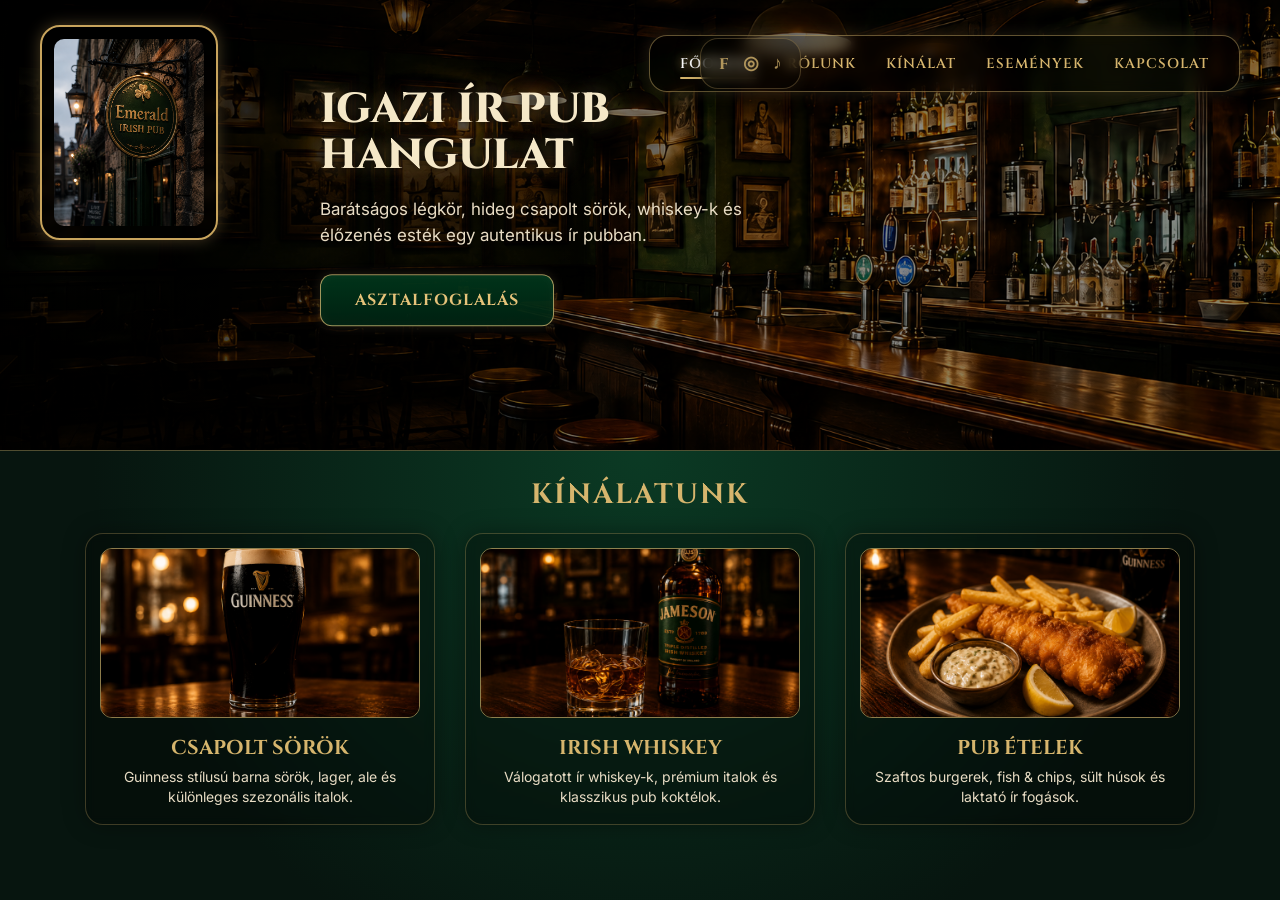
<file: index.html>
<!doctype html>
<html lang="hu">
  <head>
    <meta charset="UTF-8" />

    <!-- Responsive működés -->
    <meta name="viewport" content="width=device-width, initial-scale=1.0" />

    <title>The Irish Pub</title>

    <!-- CSS kapcsolat -->
    <link
      href="https://fonts.googleapis.com/css2?family=Cinzel:wght@500;600;700;800&family=Inter:wght@400;500;600;700&display=swap"
      rel="stylesheet"
    />
    <link rel="stylesheet" href="style.css" />
  </head>

  <body>
    
      <section class="hero">
        <div class="logo">
          <img src="img/logo.png" alt="Irish Pub Logo" />
        </div>
        
<div class="social-bar">

    <a href="#">f</a>

    <a href="#">◎</a>

    <a href="#">♪</a>

</div>
    
         <nav class="navbar">

    <a href="index.html" class="active">Főoldal</a>

    <a href="rolunk.html">Rólunk</a>

    <a href="kinalat.html">Kínálat</a>

    <a href="esemenyek.html">Események</a>

    

    <a href="kapcsolat.html">Kapcsolat</a>

</nav>
        <div class="hero-content">
          <h1>Igazi ír pub<br />hangulat</h1>
          <p>
            Barátságos légkör, hideg csapolt sörök, whiskey-k és élőzenés esték
            egy autentikus ír pubban.
          </p>
         <a href="kapcsolat.html" class="hero-btn">Asztalfoglalás</a>
        </div>
      </section>

      <section class="offer-section">
        <h2>Kínálatunk</h2>

        <div class="offer-cards">
          <div class="offer-card">
            <img src="img/beer.png" alt="Csapolt sörök" />
            <h3>Csapolt sörök</h3>
            <p>
              Guinness stílusú barna sörök, lager, ale és különleges szezonális
              italok.
            </p>
          </div>

          <div class="offer-card">
            <img src="img/whiskey.png" alt="Irish Whiskey" />
            <h3>Irish Whiskey</h3>
            <p>
              Válogatott ír whiskey-k, prémium italok és klasszikus pub
              koktélok.
            </p>
          </div>

          <div class="offer-card">
            <img src="img/food.png" alt="Pub ételek" />
            <h3>Pub ételek</h3>
            <p>
              Szaftos burgerek, fish & chips, sült húsok és laktató ír fogások.
            </p>
          </div>
        </div>
      </section>
    
  </body>
</html>
</file>
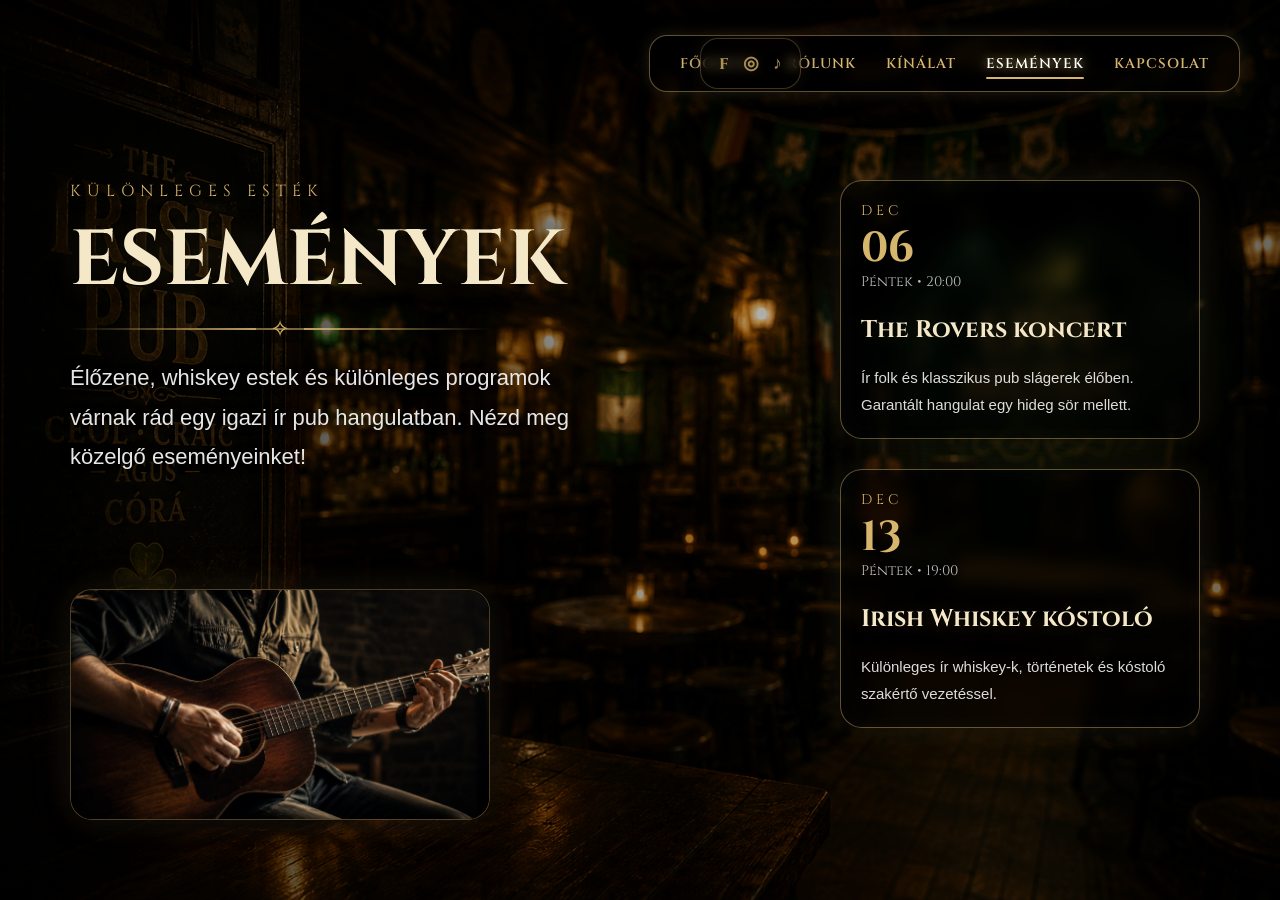
<file: esemenyek.html>
<!doctype html>
<html lang="hu">

<head>

    <meta charset="UTF-8">

    <meta name="viewport" content="width=device-width, initial-scale=1.0">

    <title>Események - The Irish Pub</title>

    <link
        href="https://fonts.googleapis.com/css2?family=Cinzel:wght@500;600;700;800&family=Inter:wght@400;500;600;700&display=swap"
        rel="stylesheet"
    />

    <link rel="stylesheet" href="style.css">

</head>

<body>

    <section class="events-page">

        <!-- NAVBAR -->

        <nav class="events-navbar">

            <a href="index.html">Főoldal</a>

            <a href="rolunk.html">Rólunk</a>

            <a href="kinalat.html">Kínálat</a>

            <a href="esemenyek.html" class="active">Események</a>

            

            <a href="kapcsolat.html">Kapcsolat</a>

        </nav>

        <!-- BAL OLDALI TARTALOM -->

        <div class="events-content">

            <span class="events-small-title">
                Különleges esték
            </span>

            <h1>Események</h1>

            <div class="events-divider"></div>

            <p>
                Élőzene, whiskey estek és különleges programok
                várnak rád egy igazi ír pub hangulatban.
                Nézd meg közelgő eseményeinket!
            </p>

        </div>
        <div class="events-guitar-image">

    <img src="img/irish-pub-guitarist.png" alt="Irish Pub Guitarist">

</div>
        <div class="event-cards">

    <div class="event-card">
        <div class="event-date">
            <span>DEC</span>
            <strong>06</strong>
            <small>Péntek • 20:00</small>
        </div>

        <h2>The Rovers koncert</h2>

        <p>
            Ír folk és klasszikus pub slágerek élőben.
            Garantált hangulat egy hideg sör mellett.
        </p>
    </div>

    <div class="event-card">
        <div class="event-date">
            <span>DEC</span>
            <strong>13</strong>
            <small>Péntek • 19:00</small>
        </div>

        <h2>Irish Whiskey kóstoló</h2>

        <p>
            Különleges ír whiskey-k, történetek és kóstoló
            szakértő vezetéssel.
        </p>
    </div>

</div>



    </section>
<div class="social-bar">

    <a href="#">f</a>

    <a href="#">◎</a>

    <a href="#">♪</a>

</div>
</body>

</html>
</file>
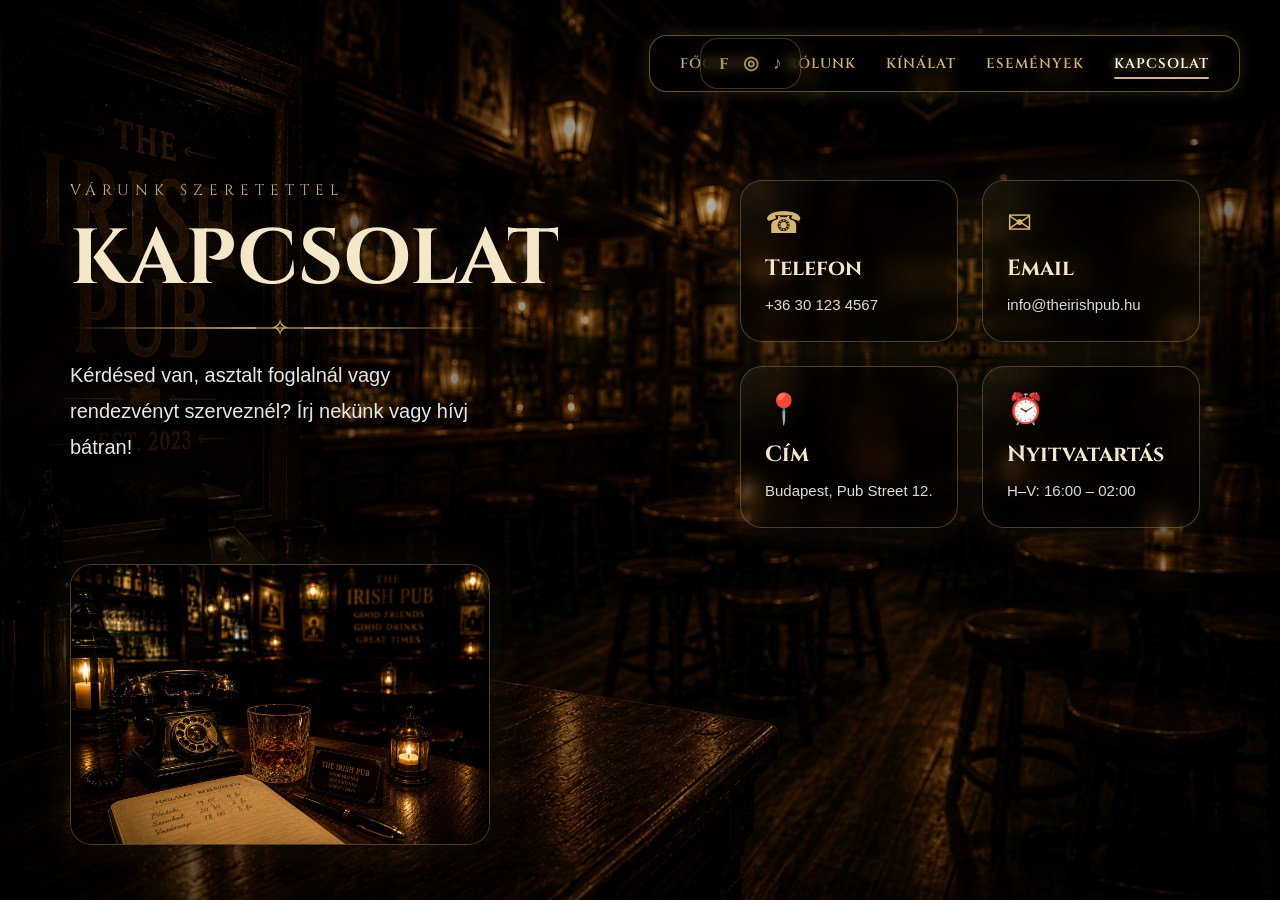
<file: kapcsolat.html>
<!doctype html>
<html lang="hu">
<head>
    <meta charset="UTF-8">
    <meta name="viewport" content="width=device-width, initial-scale=1.0">
    <title>Kapcsolat - The Irish Pub</title>

    <link href="https://fonts.googleapis.com/css2?family=Cinzel:wght@500;600;700;800&family=Inter:wght@400;500;600;700&display=swap" rel="stylesheet">

    <link rel="stylesheet" href="style.css">
</head>

<body>

    <section class="contact-page">

        <nav class="contact-navbar">
            <a href="index.html">Főoldal</a>
            <a href="rolunk.html">Rólunk</a>
            <a href="kinalat.html">Kínálat</a>
            <a href="esemenyek.html">Események</a>
            <a href="kapcsolat.html" class="active">Kapcsolat</a>
        </nav>

        <div class="contact-content">
            <span class="contact-small-title">Várunk szeretettel</span>

            <h1>Kapcsolat</h1>

            <div class="contact-divider"></div>

            <p>
                Kérdésed van, asztalt foglalnál vagy rendezvényt szerveznél?
                Írj nekünk vagy hívj bátran!
            </p>
        </div>
        <div class="contact-image">

    <img src="img/contact-table.png" alt="Kapcsolat asztal">

</div>
        <div class="contact-cards">

    <div class="contact-card">
        <span>☎</span>
        <h2>Telefon</h2>
        <p>+36 30 123 4567</p>
    </div>

    <div class="contact-card">
        <span>✉</span>
        <h2>Email</h2>
        <p>info@theirishpub.hu</p>
    </div>

    <div class="contact-card">
        <span>📍</span>
        <h2>Cím</h2>
        <p>Budapest, Pub Street 12.</p>
    </div>

    <div class="contact-card">
        <span>⏰</span>
        <h2>Nyitvatartás</h2>
        <p>H–V: 16:00 – 02:00</p>
    </div>

</div>

    </section>
<div class="social-bar">

    <a href="#">f</a>

    <a href="#">◎</a>

    <a href="#">♪</a>

</div>
</body>
</html>
</file>
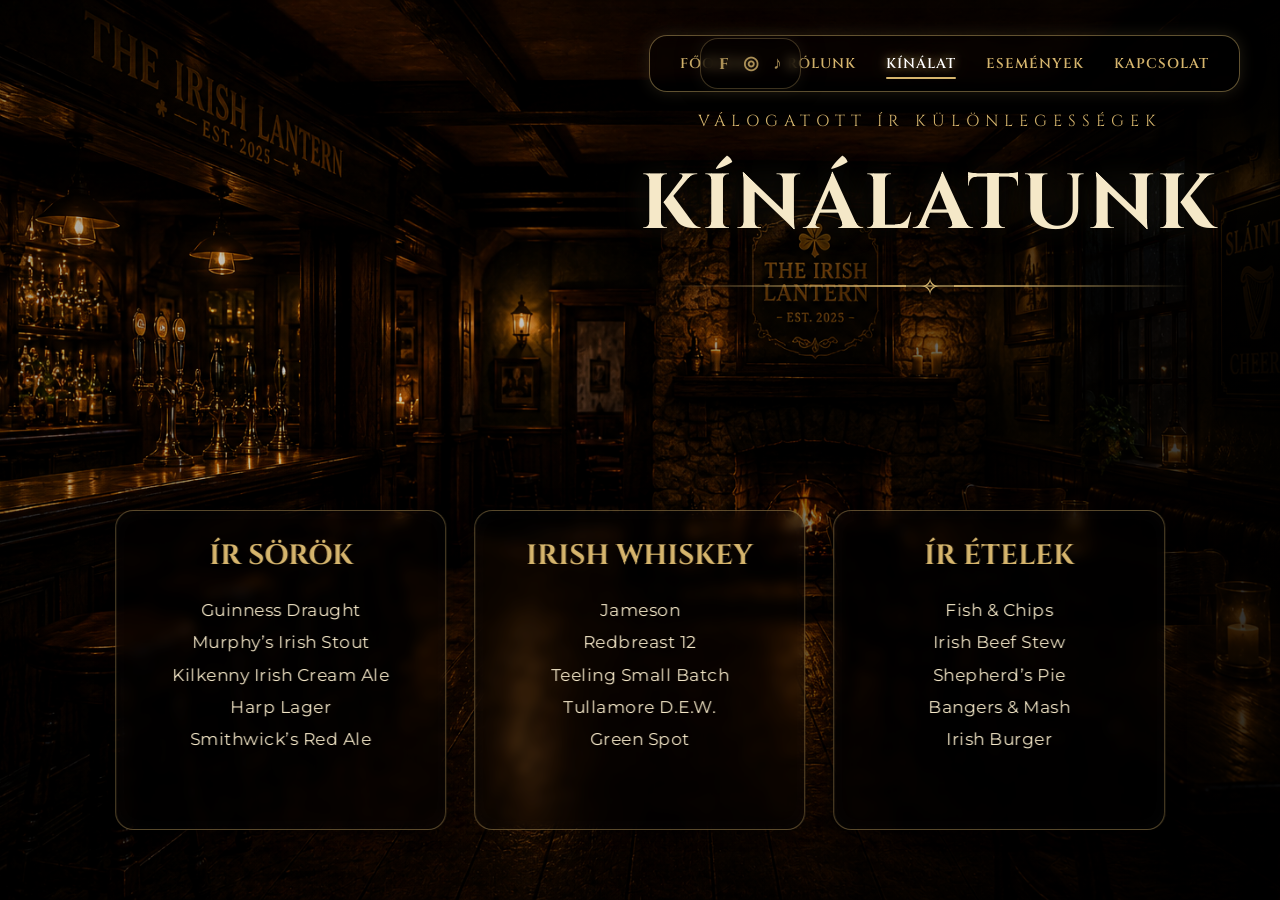
<file: kinalat.html>
<!DOCTYPE html>
<html lang="hu">
<head>

    <meta charset="UTF-8">

    <meta name="viewport" content="width=device-width, initial-scale=1.0">

    <title>Kínálat - The Irish Pub</title>

    <link rel="stylesheet" href="style.css">

    <link href="https://fonts.googleapis.com/css2?family=Cinzel:wght@400;600;700&family=Montserrat:wght@300;400;500&display=swap" rel="stylesheet">

</head>

<body>

    <section class="menu-page">

        <!-- NAVBAR -->

        <nav class="about-navbar">

    <a href="index.html">Főoldal</a>

    <a href="rolunk.html">Rólunk</a>

    <a href="kinalat.html" class="active">Kínálat</a>

    <a href="esemenyek.html">Események</a>

    

   <a href="kapcsolat.html">Kapcsolat</a>

</nav>

        <!-- TARTALOM -->

        <div class="menu-content">

    <span class="menu-small-title">

        Válogatott ír különlegességek

    </span>

    <h1>Kínálatunk</h1>

    <div class="menu-divider"></div>

</div>

<div class="menu-cards">


    <!-- SÖRÖK -->

    <div class="menu-card">

        <h2>Ír Sörök</h2>

        <ul>
            <li>Guinness Draught</li>
            <li>Murphy’s Irish Stout</li>
            <li>Kilkenny Irish Cream Ale</li>
            <li>Harp Lager</li>
            <li>Smithwick’s Red Ale</li>
        </ul>

    </div>

    <!-- WHISKEY -->

    <div class="menu-card">

        <h2>Irish Whiskey</h2>

        <ul>
            <li>Jameson</li>
            <li>Redbreast 12</li>
            <li>Teeling Small Batch</li>
            <li>Tullamore D.E.W.</li>
            <li>Green Spot</li>
        </ul>

    </div>

    <!-- ÉTELEK -->

    <div class="menu-card">

        <h2>Ír Ételek</h2>

        <ul>
            <li>Fish & Chips</li>
            <li>Irish Beef Stew</li>
            <li>Shepherd’s Pie</li>
            <li>Bangers & Mash</li>
            <li>Irish Burger</li>
        </ul>

    </div>

</div>

        </div>

    </section>
<div class="social-bar">

    <a href="#">f</a>

    <a href="#">◎</a>

    <a href="#">♪</a>

</div>
</body>
</html>
</file>
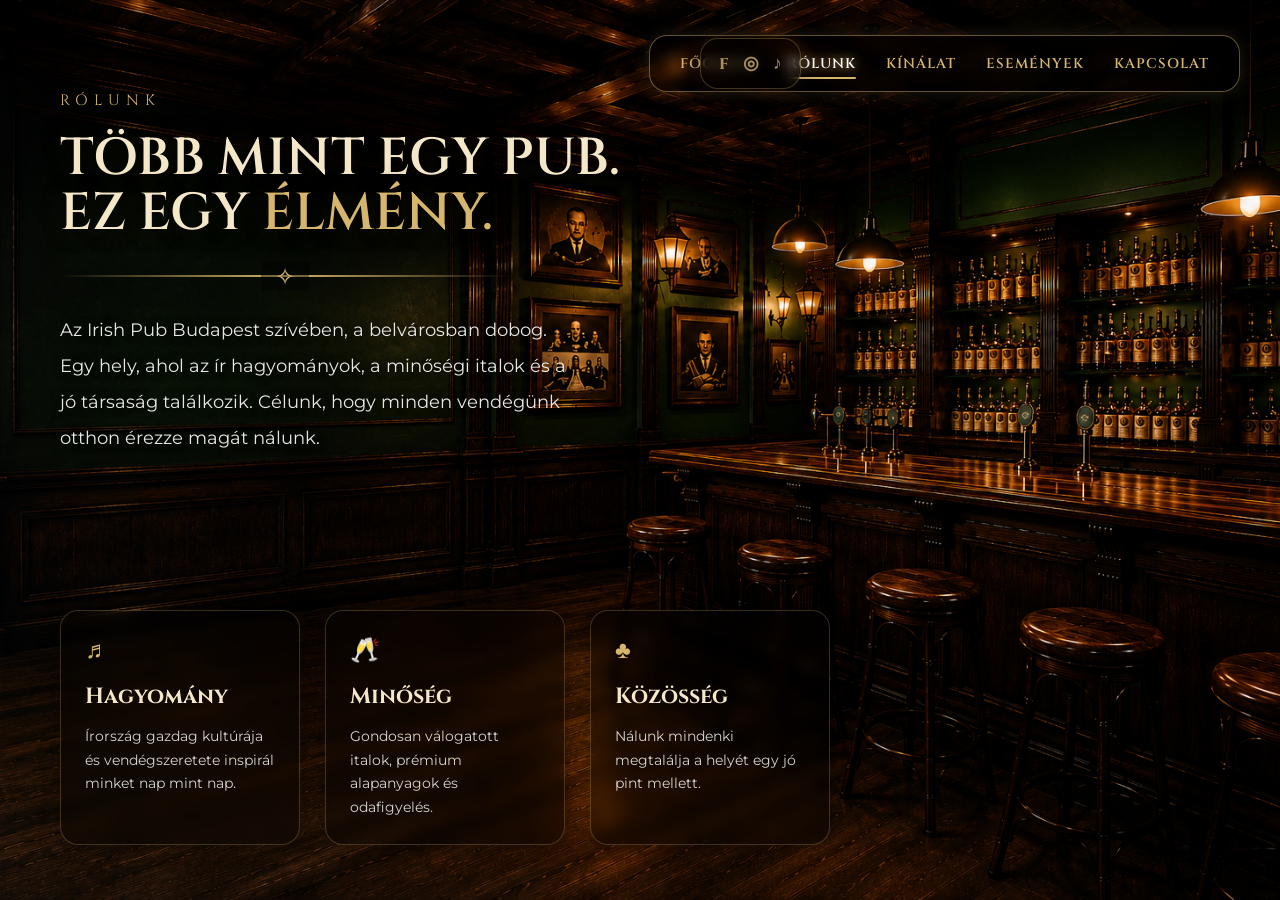
<file: rolunk.html>
<!DOCTYPE html>
<html lang="hu">
<head>
    <meta charset="UTF-8">
    <meta name="viewport" content="width=device-width, initial-scale=1.0">
    <title>Rólunk - The Irish Pub</title>

    <link rel="stylesheet" href="style.css">

    <link href="https://fonts.googleapis.com/css2?family=Cinzel:wght@400;600;700&family=Montserrat:wght@300;400;500&display=swap" rel="stylesheet">
</head>
<body>

    <section class="about-page">

        <nav class="about-navbar">

    <a href="index.html">Főoldal</a>

    <a href="rolunk.html" class="active">Rólunk</a>

    <a href="kinalat.html">Kínálat</a>

    <a href="esemenyek.html">Események</a>

    
<a href="kapcsolat.html">Kapcsolat</a>

</nav>

        <div class="about-content">

            <span class="about-small-title">Rólunk</span>

            <h1>
                Több mint egy pub.<br>
                Ez egy <span>élmény.</span>
            </h1>

            <div class="about-divider"></div>

            <p>
                Az Irish Pub Budapest szívében, a belvárosban dobog.
                Egy hely, ahol az ír hagyományok, a minőségi italok
                és a jó társaság találkozik. Célunk, hogy minden
                vendégünk otthon érezze magát nálunk.
            </p>

        </div>

        <div class="about-cards">

            <div class="about-card">
                <div class="about-icon">♬</div>
                <h3>Hagyomány</h3>
                <p>Írország gazdag kultúrája és vendégszeretete inspirál minket nap mint nap.</p>
            </div>

            <div class="about-card">
                <div class="about-icon">🥂</div>
                <h3>Minőség</h3>
                <p>Gondosan válogatott italok, prémium alapanyagok és odafigyelés.</p>
            </div>

            <div class="about-card">
                <div class="about-icon">♣</div>
                <h3>Közösség</h3>
                <p>Nálunk mindenki megtalálja a helyét egy jó pint mellett.</p>
            </div>

        </div>

    </section>
<div class="social-bar">

    <a href="#">f</a>

    <a href="#">◎</a>

    <a href="#">♪</a>

</div>
</body>
</html>
</file>
<file: style.css>
/* Reset */

* {
  margin: 0;
  padding: 0;
  box-sizing: border-box;
}

/* Oldal alap */

html,
body {
  width: 100%;
  height: 100%;

  overflow: hidden;

  scroll-behavior: smooth;
}

/* Body */

body {
  background-color: #111;

  color: white;

  font-family: "Inter", Arial, sans-serif;

  position: relative;
}
/* HERO SECTION */

.hero {
  width: 100%;

  height: 50vh;

  background-image: url("img/irish-pub-background.png");

  background-size: cover;

  background-position: center;

  background-repeat: no-repeat;
  position: relative;
}
/* HERO SÖTÉT RÉTEG */

.hero::before {
  content: "";

  position: absolute;

  top: 0;
  left: 0;

  width: 100%;
  height: 100%;

  background: rgba(0, 0, 0, 0.45);
}
/* LOGO */

/* LOGO */

.logo {
  position: absolute;

  top: 25px;
  left: 40px;

  z-index: 2;

  padding: 12px;

  background: rgba(0, 0, 0, 0.45);

  border: 2px solid #c8a45d;

  border-radius: 20px;

  backdrop-filter: blur(4px);

  box-shadow:
    0 0 15px rgba(200, 164, 93, 0.35),
    0 0 30px rgba(0, 0, 0, 0.5);
}

.logo img {
  width: 150px;

  height: auto;

  display: block;

  border-radius: 10px;
}
/* NAVBAR */

/* NAVBAR */

.navbar {
  position: absolute;

  top: 35px;
  right: 40px;

  z-index: 2;

  display: flex;
  gap: 30px;

  padding: 18px 30px;

  background: rgba(0, 0, 0, 0.35);

  border: 1px solid rgba(214, 181, 109, 0.45);

  border-radius: 18px;

  backdrop-filter: blur(6px);

  box-shadow:
    0 0 15px rgba(214, 181, 109, 0.15),
    0 0 25px rgba(0, 0, 0, 0.4);

  animation: fadeInRight 2s ease forwards;
}
.navbar a::after {
  content: "";

  position: absolute;

  left: 0;
  bottom: -6px;

  width: 0%;
  height: 2px;

  background: #d6b56d;

  border-radius: 10px;

  
}

.navbar a {
  position: relative;

  color: #d6b56d;

  text-decoration: none;

  font-size: 14px;

  font-weight: 600;

  letter-spacing: 1px;

  text-transform: uppercase;

  transition: 0.3s;

  text-shadow: 0 0 8px rgba(0, 0, 0, 0.8);
}
.navbar a:hover {
  color: white;

  text-shadow:
    0 0 10px rgba(214, 181, 109, 0.8),
    0 0 20px rgba(214, 181, 109, 0.4);
}
.navbar a:hover::after {
  width: 100%;
}
/* HERO CONTENT */

.hero-content {
  position: absolute;

  left: 320px;

  top: 46%;

  transform: translateY(-50%);

  z-index: 2;

  max-width: 480px;
}

.hero-content h1 {
  font-size: 42px;

  line-height: 1.1;

  text-transform: uppercase;

  color: #f5e8c8;

  font-weight: 800;

  text-shadow:
    0 0 8px rgba(0, 0, 0, 0.9),
    0 0 18px rgba(214, 181, 109, 0.35),
    0 0 35px rgba(214, 181, 109, 0.15);
}

.hero-content p {
  margin-top: 18px;

  font-size: 17px;

  line-height: 1.5;

  color: #e8dcc4;
}

.hero-btn {
  display: inline-block;

  margin-top: 26px;

  padding: 14px 34px;

  color: #e6c37a;

  text-decoration: none;

  text-transform: uppercase;

  font-weight: 700;

  letter-spacing: 1px;

  border: 1px solid rgba(230, 195, 122, 0.7);

  border-radius: 12px;

  background: linear-gradient(
    to bottom,
    rgba(0, 60, 30, 0.85),
    rgba(0, 35, 18, 0.92)
  );

  box-shadow:
    0 0 12px rgba(230, 195, 122, 0.15),
    inset 0 0 12px rgba(255, 255, 255, 0.03);

  transition: all 0.35s ease;
}

.hero-btn:hover {
  transform: translateY(-2px);

  background: linear-gradient(
    to bottom,
    rgba(0, 85, 40, 0.95),
    rgba(0, 45, 22, 1)
  );

  color: #fff3d4;

  box-shadow:
    0 0 18px rgba(230, 195, 122, 0.35),
    0 0 35px rgba(230, 195, 122, 0.15);
}
/* BAL OLDALI GRADIENT */

.hero::after {
  content: "";

  position: absolute;

  top: 0;
  left: 0;

  width: 55%;
  height: 100%;

  background: linear-gradient(
    to right,
    rgba(0, 0, 0, 0.75),
    rgba(0, 0, 0, 0.35),
    transparent
  );

  z-index: 1;
}
/* HERO ANIMÁCIÓ */

.hero-content {
  animation: fadeInLeft 2s ease forwards;
}

@keyframes fadeInLeft {
  from {
    opacity: 0;
    transform: translateY(-50%) translateX(-30px);
  }

  to {
    opacity: 1;
    transform: translateY(-50%) translateX(0);
  }
}
/* KÍNÁLAT SECTION */

.offer-section {
  width: 100%;
  height: 50vh;

  background: radial-gradient(circle at top, #0b3a24, #07150f 70%);

  padding: 25px 70px;

  border-top: 1px solid rgba(214, 181, 109, 0.35);
}

.offer-section h2 {
  text-align: center;

  color: #d6b56d;

  font-size: 28px;

  text-transform: uppercase;

  letter-spacing: 2px;

  margin-bottom: 20px;
}

.offer-cards {
  display: flex;

  justify-content: center;

  gap: 30px;
}

.offer-card {
  width: 350px;

  text-align: center;

  padding: 14px 14px 18px;

  background: rgba(0, 0, 0, 0.28);

  border: 1px solid rgba(214, 181, 109, 0.28);

  border-radius: 18px;

  backdrop-filter: blur(5px);

  box-shadow: 0 0 22px rgba(0, 0, 0, 0.35);

  transition: transform 0.35s ease;
}

.offer-card img {
  width: 100%;

  height: 170px;

  object-fit: cover;

  border: 1px solid rgba(214, 181, 109, 0.65);
  border-radius: 12px;

  transition: 0.35s ease;
}

.offer-card h3 {
  margin-top: 12px;

  color: #d6b56d;

  font-size: 20px;

  text-transform: uppercase;
}

.offer-card p {
  margin-top: 6px;

  color: #e8dcc4;

  font-size: 14px;

  line-height: 1.4;
}
/* KÍNÁLAT KÁRTYA HOVER */

.offer-card {
  transition: transform 0.35s ease;
}



.offer-card img {
  transition: 0.35s ease;
}


/* LUXURY FONT */

.hero-content h1,
.offer-section h2,
.offer-card h3,
.navbar a,
.hero-btn {
  font-family: "Cinzel", serif;
}
/* KÍNÁLAT KÁRTYA ANIMÁCIÓ */

.offer-card {
  animation: cardFadeUp 2s ease forwards;

  opacity: 0;
}

@keyframes cardFadeUp {
  from {
    opacity: 0;
    transform: translateY(25px);
  }

  to {
    opacity: 1;
    transform: translateY(0);
  }
}
/* STAGGERED ANIMATION */

.offer-card:nth-child(1) {
  animation-delay: 0.2s;
}

.offer-card:nth-child(2) {
  animation-delay: 0.5s;
}

.offer-card:nth-child(3) {
  animation-delay: 0.8s;
}
@keyframes fadeInRight {
  from {
    opacity: 0;
    transform: translateX(40px);
  }

  to {
    opacity: 1;
    transform: translateX(0);
  }
}
/* RÓLUNK OLDAL ÚJRAÉPÍTVE */

.about-page{
    width: 100%;
    height: 100vh;
    overflow: hidden;
    position: relative;

    background-image: url("img/rolunk-background.png");
    background-size: cover;
    background-position: center;
    background-repeat: no-repeat;

    font-family: 'Montserrat', sans-serif;
    color: white;
}
/* RÓLUNK NAVBAR */

.about-navbar{
    position: absolute;

    top: 35px;
    right: 40px;

    z-index: 5;
    animation: navbarFadeRight 2s ease forwards;

    display: flex;
    gap: 30px;

    padding: 18px 30px;

    background: rgba(0, 0, 0, 0.35);

    border: 1px solid rgba(214, 181, 109, 0.45);

    border-radius: 18px;

    backdrop-filter: blur(6px);

    box-shadow:
        0 0 15px rgba(214, 181, 109, 0.15),
        0 0 25px rgba(0, 0, 0, 0.4);
}

.about-navbar a{
    position: relative;
    color: #d6b56d;

    text-decoration: none;

    font-family: 'Cinzel', serif;

    font-size: 14px;

    font-weight: 600;

    letter-spacing: 1px;

    text-transform: uppercase;

    transition: 0.3s;
}
.about-navbar a::after{

    content: "";

    position: absolute;

    left: 0;
    bottom: -6px;

    width: 0%;
    height: 2px;

    background: #d6b56d;

    border-radius: 10px;

    transition: 0.3s;
}

.about-navbar a:hover::after{

    width: 100%;
}

.about-navbar a:hover{
    color: white;

    text-shadow:
        0 0 10px rgba(214, 181, 109, 0.8),
        0 0 20px rgba(214, 181, 109, 0.4);
}
/* BAL OLDALI TARTALOM */

.about-content{

    position: absolute;

    top: 90px;
    left: 60px;

    width: 620px;
}

/* KIS CÍM */

.about-small-title{

    color: #d6b56d;

    font-size: 15px;

    letter-spacing: 6px;

    text-transform: uppercase;

    font-family: 'Cinzel', serif;
}

/* NAGY CÍM */

.about-content h1{

    margin-top: 20px;

    font-family: 'Cinzel', serif;

    font-size: 52px;

    line-height: 1.05;

    font-weight: 600;

    color: #f5e8c8;

    text-transform: uppercase;

    text-shadow:
        0 0 20px rgba(0,0,0,0.9),
        0 0 35px rgba(214,181,109,0.15);
}

/* ARANY SZÍN */

.about-content h1 span{

    color: #d6b56d;
}

/* ARANY DÍSZVONAL */

.about-divider{

    width: 450px;
    height: 2px;

    margin: 35px 0;

    position: relative;

    background: linear-gradient(
        to right,
        transparent,
        #d6b56d,
        transparent
    );
}

.about-divider::after{

    content: "✧";

    position: absolute;

    left: 50%;
    top: 50%;

    transform: translate(-50%, -50%);

    color: #d6b56d;

    font-size: 24px;

    background: rgba(0,0,0,0.4);

    padding: 0 14px;
}

/* LEÍRÁS */

.about-content p{

    width: 520px;

    font-size: 18px;

    line-height: 2;

    color: rgba(255,255,255,0.9);

    text-shadow: 0 0 10px rgba(0,0,0,0.8);
}
/* ALSÓ KÁRTYÁK */

.about-cards{

    position: absolute;

    left: 60px;
    bottom: 55px;

    display: flex;

    gap: 25px;
}

/* KÁRTYA */

.about-card{

    width: 240px;

    padding: 24px;

    background: rgba(0,0,0,0.38);

    border: 1px solid rgba(214,181,109,0.25);

    border-radius: 18px;

    backdrop-filter: blur(6px);

    box-shadow:
        0 0 20px rgba(0,0,0,0.35);

    transition: 0.35s ease;
}




/* IKON */

.about-icon{

    font-size: 24px;

    color: #d6b56d;

    margin-bottom: 18px;
}

/* CÍM */

.about-card h3{

    font-family: 'Cinzel', serif;

    font-size: 22px;

    color: #f5e8c8;

    margin-bottom: 14px;
}

/* SZÖVEG */

.about-card p{

    width: 100%;

    font-size: 14px;

    line-height: 1.7;

    color: rgba(255,255,255,0.82);
}
/* RÓLUNK ANIMÁCIÓ */

.about-content{

    animation: aboutFadeLeft 2s ease forwards;
}

.about-cards{

    animation: aboutFadeLeft 2s ease forwards;
}

/* BALRÓL BEÚSZÁS */

@keyframes aboutFadeLeft{

    from{

        opacity: 0;

        transform: translateX(-60px);
    }

    to{

        opacity: 1;

        transform: translateX(0);
    }
}
/* NAVBAR JOBBRÓL */

@keyframes navbarFadeRight{

    from{

        opacity: 0;

        transform: translateX(60px);
    }

    to{

        opacity: 1;

        transform: translateX(0);
    }
}
/* ========================= */
/* KÍNÁLAT OLDAL */
/* ========================= */

.menu-page{

    width: 100%;
    height: 100vh;

    overflow: hidden;

    position: relative;

    isolation: isolate;

    background-image: url("img/kinalat-background.png");

    background-size: cover;

    background-position: center;

    background-repeat: no-repeat;

    font-family: 'Montserrat', sans-serif;

    color: white;
}
.menu-page::before{

    content: "";

    position: absolute;

    inset: 0;

    background:
        linear-gradient(
            to right,

            rgba(0,0,0,0.35) 0%,
            rgba(0,0,0,0.18) 25%,

            rgba(0,0,0,0.28) 50%,

            rgba(0,0,0,0.62) 75%,
            rgba(0,0,0,0.82) 100%
        );

    z-index: -1;
}

/* ========================= */
/* KÍNÁLAT NAVBAR */
/* ========================= */

.menu-navbar{

    position: absolute;

    top: 35px;
    right: 40px;

    z-index: 5;

    display: flex;

    gap: 30px;

    padding: 18px 30px;

    background: rgba(0,0,0,0.35);

    border: 1px solid rgba(214,181,109,0.45);

    border-radius: 18px;

    backdrop-filter: blur(6px);

    box-shadow:
        0 0 15px rgba(214,181,109,0.15),
        0 0 25px rgba(0,0,0,0.4);

    animation: navbarFadeRight 2s ease forwards;
}

/* LINKEK */

.menu-navbar a{

    position: relative;

    color: #d6b56d;

    text-decoration: none;

    font-family: 'Cinzel', serif;

    font-size: 14px;

    font-weight: 600;

    letter-spacing: 1px;

    text-transform: uppercase;

    transition: 0.3s;
}

/* HOVER */

.menu-navbar a:hover{

    color: white;

    text-shadow:
        0 0 10px rgba(214,181,109,0.8),
        0 0 20px rgba(214,181,109,0.4);
}

/* ARANY VONAL */

.menu-navbar a::after{

    content: "";

    position: absolute;

    left: 0;
    bottom: -6px;

    width: 0%;
    height: 2px;

    background: #d6b56d;

    border-radius: 10px;

    transition: 0.3s;
}

.menu-navbar a:hover::after{

    width: 100%;
}
/* ========================= */
/* KÍNÁLAT FEJLÉC */
/* ========================= */

.menu-content{

    position: absolute;

    top: 110px;

    left: 50%;

    transform: translateX(-50%);

    text-align: center;

    animation: aboutFadeLeft 2s ease forwards;
}

/* KIS CÍM */

.menu-small-title{

    color: #d6b56d;

    font-size: 16px;

    letter-spacing: 6px;

    text-transform: uppercase;

    font-family: 'Cinzel', serif;
}

/* NAGY CÍM */

.menu-content h1{

    margin-top: 20px;

    font-family: 'Cinzel', serif;

    font-size: 78px;

    font-weight: 700;

    color: #f5e8c8;

    text-transform: uppercase;

    letter-spacing: 3px;

    text-shadow:
        0 0 20px rgba(0,0,0,0.9),
        0 0 35px rgba(214,181,109,0.18);
}

/* DIVIDER */

.menu-divider{

    width: 520px;

    height: 2px;

    margin: 28px auto 0;

    position: relative;

    background: linear-gradient(
        to right,
        transparent,
        #d6b56d,
        transparent
    );
}

.menu-divider::after{

    content: "✧";

    position: absolute;

    left: 50%;
    top: 50%;

    transform: translate(-50%, -50%);

    color: #d6b56d;

    font-size: 24px;

    background: rgba(0,0,0,0.4);

    padding: 0 14px;
}
/* KÍNÁLAT KÁRTYÁK */


 .menu-cards{

    position: absolute;

    left: 50%;
    bottom: 70px;

    transform: translateX(-50%);

    display: flex;

    gap: 28px;

    width: 82%;

    z-index: 3;
}

.menu-card{
    flex: 1;
    min-height: 320px;

    padding: 26px 24px;

    background: rgba(0, 0, 0, 0.42);

    border: 1px solid rgba(214, 181, 109, 0.4);

    border-radius: 18px;

    backdrop-filter: blur(6px);

    box-shadow:
        0 0 20px rgba(0,0,0,0.45),
        inset 0 0 20px rgba(255,255,255,0.02);

    text-align: center;
}

.menu-card h2{
    font-family: 'Cinzel', serif;

    color: #d6b56d;

    font-size: 28px;

    margin-bottom: 20px;

    text-transform: uppercase;
}

.menu-card ul{
    list-style: none;

    padding: 0;
    margin: 0;
}

.menu-card li{
    color: #f5e8c8;

    font-size: 17px;

    line-height: 1.9;

    letter-spacing: 0.5px;
}
/* KÍNÁLAT KÁRTYA ANIMÁCIÓ */

.menu-card{

    animation: menuCardFade 2s ease forwards;

    opacity: 0;
}

/* KÁRTYÁK KÉSLELTETÉSE */

.menu-card:nth-child(1){
    animation-delay: 0.2s;
}

.menu-card:nth-child(2){
    animation-delay: 0.5s;
}

.menu-card:nth-child(3){
    animation-delay: 0.8s;
}

/* BALRÓL BEÚSZÁS */

@keyframes menuCardFade{

    from{

        opacity: 0;

        transform: translateX(60px);
    }

    to{

        opacity: 1;

        transform: translateX(0);
    }
}
/* AKTÍV MENÜPONT */

.navbar a.active,
.about-navbar a.active,
.menu-navbar a.active{
    color: #ffffff !important;

    text-shadow:
        0 0 10px rgba(214,181,109,0.9),
        0 0 20px rgba(214,181,109,0.45);
}

.navbar a.active::after,
.about-navbar a.active::after,
.menu-navbar a.active::after{
    width: 100% !important;
}
/* ========================= */
/* ESEMÉNYEK OLDAL */
/* ========================= */

.events-page{

    width: 100%;
    height: 100vh;

    overflow: hidden;

    position: relative;

    isolation: isolate;

    background-image: url("img/events-background.png");

    background-size: cover;

    background-position: center;

    background-repeat: no-repeat;

    font-family: 'Montserrat', sans-serif;

    color: white;
}

/* SÖTÉT OVERLAY */

.events-page::before{

    content: "";

    position: absolute;

    inset: 0;

    background:
        linear-gradient(
            to right,

            rgba(0,0,0,0.82) 0%,
            rgba(0,0,0,0.55) 35%,
            rgba(0,0,0,0.25) 65%,
            rgba(0,0,0,0.58) 100%
        );

    z-index: -1;
}

/* NAVBAR */

.events-navbar{

    position: absolute;

    top: 35px;
    right: 40px;

    z-index: 5;

    display: flex;

    gap: 30px;

    padding: 18px 30px;

    background: rgba(0,0,0,0.35);

    border: 1px solid rgba(214,181,109,0.45);

    border-radius: 18px;

    backdrop-filter: blur(6px);

    box-shadow:
        0 0 15px rgba(214,181,109,0.15),
        0 0 25px rgba(0,0,0,0.4);

    animation: navbarFadeRight 2s ease forwards;
}

/* NAVBAR LINK */

.events-navbar a{

    position: relative;

    color: #d6b56d;

    text-decoration: none;

    font-family: 'Cinzel', serif;

    font-size: 14px;

    font-weight: 600;

    letter-spacing: 1px;

    text-transform: uppercase;

    transition: 0.3s;
}

.events-navbar a::after{

    content: "";

    position: absolute;

    left: 0;
    bottom: -6px;

    width: 0%;
    height: 2px;

    background: #d6b56d;

    border-radius: 10px;

    transition: 0.3s;
}

.events-navbar a:hover::after{

    width: 100%;
}

.events-navbar a:hover{

    color: white;

    text-shadow:
        0 0 10px rgba(214,181,109,0.8),
        0 0 20px rgba(214,181,109,0.4);
}

/* BAL TARTALOM */

.events-content{

    position: absolute;

    left: 70px;
    top: 180px;

    width: 520px;

    animation: aboutFadeLeft 2s ease forwards;
}

/* KIS CÍM */

.events-small-title{

    color: #d6b56d;

    font-size: 16px;

    letter-spacing: 6px;

    text-transform: uppercase;

    font-family: 'Cinzel', serif;
}

/* NAGY CÍM */

.events-content h1{

    margin-top: 20px;

    font-family: 'Cinzel', serif;

    font-size: 78px;

    line-height: 1;

    color: #f5e8c8;

    text-transform: uppercase;

    text-shadow:
        0 0 20px rgba(0,0,0,0.9),
        0 0 35px rgba(214,181,109,0.18);
}

/* DIVIDER */

.events-divider{

    width: 420px;

    height: 2px;

    margin: 28px 0;

    position: relative;

    background: linear-gradient(
        to right,
        transparent,
        #d6b56d,
        transparent
    );
}

.events-divider::after{

    content: "✧";

    position: absolute;

    left: 50%;
    top: 50%;

    transform: translate(-50%, -50%);

    color: #d6b56d;

    font-size: 24px;

    background: rgba(0,0,0,0.4);

    padding: 0 14px;
}

/* SZÖVEG */

.events-content p{

    font-size: 22px;

    line-height: 1.8;

    color: rgba(255,255,255,0.9);

    text-shadow: 0 0 10px rgba(0,0,0,0.8);
}
/* ========================= */
/* EVENT KÁRTYÁK */
/* ========================= */

.event-cards{

    position: absolute;

    right: 80px;
    top: 180px;

    display: flex;

    flex-direction: column;

    gap: 30px;

    width: 360px;

    z-index: 3;
}

/* KÁRTYA */

.event-card{

    padding: 20px;

    background: rgba(0,0,0,0.42);

    border: 1px solid rgba(214,181,109,0.35);

    border-radius: 22px;

    backdrop-filter: blur(8px);

    box-shadow:
    0 0 25px rgba(0,0,0,0.45),
    0 0 35px rgba(214,181,109,0.10),
    0 0 60px rgba(214,181,109,0.06),
    inset 0 0 25px rgba(255,255,255,0.02);
    border: 1px solid rgba(214,181,109,0.45);

    animation: fadeInRight 2s ease forwards;

    opacity: 0;
}

/* KÉSLELTETÉS */

.event-card:nth-child(1){

    animation-delay: 0.3s;
}

.event-card:nth-child(2){

    animation-delay: 0.7s;
}

/* DÁTUM BLOKK */

.event-date{

    margin-bottom: 22px;

    color: #d6b56d;

    font-family: 'Cinzel', serif;
}

.event-date span{

    display: block;

    font-size: 14px;

    letter-spacing: 4px;

    margin-bottom: 8px;
}

.event-date strong{

    display: block;

    font-size: 42px;

    line-height: 1;
}

.event-date small{

    font-size: 14px;

    color: rgba(255,255,255,0.75);
}

/* CÍM */

.event-card h2{

    font-family: 'Cinzel', serif;

    font-size: 24px;

    color: #f5e8c8;

    margin-bottom: 18px;

    text-shadow:
        0 0 15px rgba(214,181,109,0.12);
}

/* SZÖVEG */

.event-card p{

    font-size: 15px;

    line-height: 1.8;

    color: rgba(255,255,255,0.86);
}
/* AKTÍV MENÜPONT */

.navbar a.active,
.about-navbar a.active,
.menu-navbar a.active,
.events-navbar a.active{

    color: #ffffff !important;

    text-shadow:
        0 0 10px rgba(214,181,109,0.9),
        0 0 20px rgba(214,181,109,0.45);
}

.navbar a.active::after,
.about-navbar a.active::after,
.menu-navbar a.active::after,
.events-navbar a.active::after{

    width: 100% !important;
}
/* ========================= */
/* GITÁROS KÉP */
/* ========================= */

.events-guitar-image{

    position: absolute;

    left: 70px;
    bottom: 80px;

    width: 420px;

    z-index: 2;

    animation: aboutFadeLeft 2s ease forwards;
}

 .events-guitar-image img{

    width: 100%;

    display: block;

    border-radius: 22px;

    border: 1px solid rgba(214,181,109,0.35);

    background: rgba(0,0,0,0.42);

    backdrop-filter: blur(8px);

    box-shadow:
        0 0 25px rgba(0,0,0,0.45),
        0 0 35px rgba(214,181,109,0.10),
        0 0 60px rgba(214,181,109,0.05);

    overflow: hidden;
}
/* ========================= */
/* KAPCSOLAT OLDAL */
/* ========================= */

.contact-page{

    width: 100%;
    height: 100vh;

    overflow: hidden;

    position: relative;

    background-image: url("img/irish-pub-contact-background.png");

    background-size: cover;

    background-position: center;

    background-repeat: no-repeat;

    font-family: 'Montserrat', sans-serif;

    color: white;
}

/* OVERLAY */

.contact-page::before{

    content: "";

    position: absolute;

    inset: 0;

    background:
        linear-gradient(
            to right,
            rgba(0,0,0,0.78) 0%,
            rgba(0,0,0,0.45) 35%,
            rgba(0,0,0,0.25) 60%,
            rgba(0,0,0,0.55) 100%
        );

    z-index: 1;
}

/* NAVBAR */

.contact-navbar{

    position: absolute;

    top: 35px;
    right: 40px;

    z-index: 5;

    display: flex;

    gap: 30px;

    padding: 18px 30px;

    background: rgba(0,0,0,0.35);

    border: 1px solid rgba(214,181,109,0.45);

    border-radius: 18px;

    backdrop-filter: blur(6px);

    box-shadow:
        0 0 15px rgba(214,181,109,0.15),
        0 0 25px rgba(0,0,0,0.4);

    animation: navbarFadeRight 2s ease forwards;
}

/* NAVBAR LINK */

.contact-navbar a{

    position: relative;

    color: #d6b56d;

    text-decoration: none;

    font-family: 'Cinzel', serif;

    font-size: 14px;

    font-weight: 600;

    letter-spacing: 1px;

    text-transform: uppercase;

    transition: 0.3s;
}

/* HOVER */

.contact-navbar a:hover{

    color: white;

    text-shadow:
        0 0 10px rgba(214,181,109,0.8),
        0 0 20px rgba(214,181,109,0.4);
}

/* ARANY VONAL */

.contact-navbar a::after{

    content: "";

    position: absolute;

    left: 0;
    bottom: -6px;

    width: 0%;
    height: 2px;

    background: #d6b56d;

    border-radius: 10px;

    transition: 0.3s;
}

.contact-navbar a:hover::after{

    width: 100%;
}

/* AKTÍV MENÜ */

.contact-navbar a.active{

    color: white;

    text-shadow:
        0 0 10px rgba(214,181,109,0.8),
        0 0 20px rgba(214,181,109,0.4);
}

.contact-navbar a.active::after{

    width: 100%;
}

/* BAL OLDALI TARTALOM */

.contact-content{

    position: absolute;

    left: 70px;
    top: 180px;

    width: 520px;

    z-index: 3;

    animation: aboutFadeLeft 2s ease forwards;
}

/* KIS CÍM */

.contact-small-title{

    color: #d6b56d;

    font-size: 15px;

    letter-spacing: 6px;

    text-transform: uppercase;

    font-family: 'Cinzel', serif;
}

/* NAGY CÍM */

.contact-content h1{

    margin-top: 20px;

    font-family: 'Cinzel', serif;

    font-size: 78px;

    line-height: 1;

    color: #f5e8c8;

    text-transform: uppercase;

    text-shadow:
        0 0 20px rgba(0,0,0,0.9),
        0 0 35px rgba(214,181,109,0.18);
}

/* DIVIDER */

.contact-divider{

    width: 420px;

    height: 2px;

    margin: 28px 0;

    position: relative;

    background: linear-gradient(
        to right,
        transparent,
        #d6b56d,
        transparent
    );
}

.contact-divider::after{

    content: "✧";

    position: absolute;

    left: 50%;
    top: 50%;

    transform: translate(-50%, -50%);

    color: #d6b56d;

    font-size: 24px;

    background: rgba(0,0,0,0.4);

    padding: 0 14px;
}

/* SZÖVEG */

.contact-content p{

    width: 430px;

    font-size: 20px;

    line-height: 1.8;

    color: rgba(255,255,255,0.9);

    text-shadow:
        0 0 10px rgba(0,0,0,0.8);
}
/* KAPCSOLAT KÁRTYÁK */

.contact-cards{
    position: absolute;
    right: 80px;
    top: 180px;

    width: 460px;

    display: grid;
    grid-template-columns: 1fr 1fr;
    gap: 24px;

    z-index: 3;

    animation: fadeInRight 2s ease forwards;
}

.contact-card{
    padding: 24px;

    background: rgba(0,0,0,0.42);

    border: 1px solid rgba(214,181,109,0.35);

    border-radius: 22px;

    backdrop-filter: blur(8px);

    box-shadow:
        0 0 25px rgba(0,0,0,0.45),
        0 0 35px rgba(214,181,109,0.08);
}

.contact-card span{
    color: #d6b56d;

    font-size: 30px;
}

.contact-card h2{
    margin-top: 14px;
    margin-bottom: 10px;

    font-family: 'Cinzel', serif;

    color: #f5e8c8;

    font-size: 22px;
}

.contact-card p{
    color: rgba(255,255,255,0.86);

    font-size: 15px;

    line-height: 1.6;
}
/* ========================= */
/* KAPCSOLAT KÉP */
/* ========================= */

.contact-image{

    position: absolute;

    left: 70px;
    bottom: 55px;

    width: 420px;

    z-index: 2;

    animation: aboutFadeLeft 2s ease forwards;
}

.contact-image img{

    width: 100%;

    display: block;

    border-radius: 22px;

    border: 1px solid rgba(214,181,109,0.35);

    background: rgba(0,0,0,0.42);

    backdrop-filter: blur(8px);

    box-shadow:
        0 0 25px rgba(0,0,0,0.45),
        0 0 35px rgba(214,181,109,0.10),
        0 0 60px rgba(214,181,109,0.05);

    overflow: hidden;
}
/* KAPCSOLAT EXTRA PRÉMIUM EFFEKTEK */

.contact-image img,
.contact-card{
    box-shadow:
        0 0 28px rgba(0,0,0,0.55),
        0 0 42px rgba(214,181,109,0.12),
        inset 0 0 20px rgba(255,255,255,0.025);
}

.contact-image img{
    filter: contrast(1.05) saturate(1.08);
}

.contact-card{
    position: relative;
    overflow: hidden;
}

.contact-card::before{
    content: "";

    position: absolute;

    top: -80px;
    left: -80px;

    width: 160px;
    height: 160px;

    background: radial-gradient(
        circle,
        rgba(214,181,109,0.10),
        transparent 70%
    );
}
.social-bar{

    position: absolute;

    top: 38px;
    left: 700px;

    z-index: 99999;

    display: flex;

    align-items: center;

    gap: 14px;

    padding: 12px 18px;

    background: rgba(0,0,0,0.32);

    border: 1px solid rgba(214,181,109,0.28);

    border-radius: 18px;

    backdrop-filter: blur(6px);

    box-shadow:
        0 0 15px rgba(214,181,109,0.08),
        0 0 25px rgba(0,0,0,0.35);
        animation: socialFadeDown 1.8s ease forwards;
}

.social-bar a{

    color: #d6b56d;

    text-decoration: none;

    font-size: 18px;

    font-weight: 700;

    font-family: 'Cinzel', serif;

    opacity: 0.78;

    transition: 0.35s ease;
}

.social-bar a:hover{

    opacity: 1;

    transform: scale(1.15);

    color: white;
}

.social-bar img:hover{

    opacity: 1;

    transform: scale(1.15);

    filter:
        brightness(0)
        invert(95%);
}
@keyframes socialFadeDown{

    from{

        opacity: 0;

        transform: translateY(-40px);
    }

    to{

        opacity: 1;

        transform: translateY(0);
    }
}
/* ========================= */
/* RESPONSIVE */
/* ========================= */

@media (max-width: 1024px){

    html,
    body{

        overflow-x: hidden;

        overflow-y: auto;
    }

    .hero,
    .about-page,
    .menu-page,
    .events-page,
    .contact-page{

        height: auto;

        min-height: 100vh;

        padding-bottom: 80px;
    }
}
@media (max-width: 768px){
    /* SOCIAL BAR MOBILON */

.social-bar{

    top: 28px;

    left: 50%;

    transform: translateX(-50%);

    padding: 10px 14px;

    gap: 12px;
}

    /* LOGO */

    .logo{

        top: 20px;
        left: 20px;

        padding: 8px;
    }

    .logo img{

        width: 90px;
    }

    /* NAVBAR */

    .navbar,
    .about-navbar,
    .menu-navbar,
    .events-navbar,
    .contact-navbar{

        position: relative;

        top: auto;
        right: auto;
        left: auto;

        width: calc(100% - 40px);

        margin: 30px auto 0;

        justify-content: center;

        flex-wrap: wrap;

        gap: 14px;

        padding: 14px 18px;
    }

    /* SOCIAL BAR */

    .social-bar{

        top: 32px;
        left: 130px;

        padding: 10px 14px;

        gap: 12px;
    }

    /* HERO CONTENT */

    .hero-content{

        position: relative;

        left: auto;
        top: auto;

        transform: none;

        width: calc(100% - 40px);

        margin: 145px auto 80px;

        text-align: center;
    }

    .hero-content h1{

        font-size: 34px;
    }
.navbar,
.about-navbar,
.menu-navbar,
.events-navbar,
.contact-navbar{

    gap: 10px;

    padding: 10px 14px;
}

.navbar a,
.about-navbar a,
.menu-navbar a,
.events-navbar a,
.contact-navbar a{

    font-size: 12px;
}
    .hero-content p{

        font-size: 16px;
    }
    .logo,
.social-bar{
    display: none;
}
.offer-section{
    height: auto;

    padding: 40px 20px 70px;

    margin-top: 0;
}

.offer-section h2{
    font-size: 24px;

    margin-bottom: 24px;
}

.offer-cards{
    flex-direction: column;

    gap: 20px;

    align-items: center;
}

.offer-card{
    width: 100%;

    max-width: 340px;
}

.offer-card img{
    height: 150px;
}
/* ESEMÉNYEK MOBIL */

.events-content{
    position: relative;

    left: auto;
    top: auto;

    width: calc(100% - 40px);

    margin: 90px auto 40px;

    text-align: center;
}

.events-content h1{
    font-size: 44px;
}

.events-content p{
    font-size: 16px;

    line-height: 1.6;
}

.events-divider{
    width: 260px;

    margin: 22px auto;
}

.event-cards{
    position: relative;

    right: auto;
    top: auto;

    width: calc(100% - 40px);

    margin: 0 auto 60px;

    gap: 20px;
}

.event-card{
    width: 100%;

    padding: 20px;
}

.event-date strong{
    font-size: 38px;
}

.event-card h2{
    font-size: 22px;
}

.event-card p{
    font-size: 15px;
}

.events-guitar-image{
    position: relative;

    left: auto;
    bottom: auto;

    width: calc(100% - 40px);

    margin: 0 auto 50px;
}
/* KAPCSOLAT MOBIL */

.contact-content{
    position: relative;

    left: auto;
    top: auto;

    width: calc(100% - 40px);

    margin: 110px auto 40px;

    text-align: center;
}

.contact-content h1{
    font-size: 42px;
}


   .contact-content p{

    font-size: 16px;

    line-height: 1.7;

    text-align: center;

    max-width: 320px;

    margin: 0 auto;
}

.contact-divider{
    width: 250px;

    margin: 22px auto;
}

.contact-cards{
    position: relative;

    right: auto;
    top: auto;

    width: calc(100% - 40px);

    margin: 0 auto 50px;

    display: grid;

    grid-template-columns: 1fr;

    gap: 18px;
}

.contact-card{
    width: 100%;

    min-height: auto;

    padding: 22px;
}

.contact-card h2{
    font-size: 24px;
}

.contact-card p{
    font-size: 15px;
}

.contact-table-image{
    position: relative;

    left: auto;
    bottom: auto;

    width: calc(100% - 40px);

    margin: 0 auto 60px;
}
/* KÍNÁLAT MOBIL */

.menu-content{
    position: relative;

    left: auto;
    top: auto;

    transform: none;

    width: calc(100% - 40px);

    margin: 110px auto 40px;

    text-align: center;
}

.menu-small-title{
    font-size: 13px;
    letter-spacing: 4px;
}

.menu-content h1{
    font-size: 42px;
}

.menu-divider{
    width: 260px;

    margin: 22px auto;
}

.menu-cards{
    position: relative;

    left: auto;
    bottom: auto;

    transform: none;

    width: calc(100% - 40px);

    margin: 0 auto 60px;

    display: flex;

    flex-direction: column;

    gap: 20px;
}

.menu-card{
    width: 100%;

    min-height: auto;

    padding: 22px;
}

.menu-card h2{
    font-size: 24px;
}

.menu-card li{
    font-size: 15px;

    line-height: 1.7;
}
/* RÓLUNK MOBIL */

.about-content{

    position: relative;

    left: auto;
    top: auto;

    width: calc(100% - 40px);

    margin: 110px auto 40px;
}

.about-small-title{

    font-size: 13px;

    letter-spacing: 4px;

    text-align: center;

    display: block;
}

.about-content h1{

    font-size: 38px;

    text-align: center;

    line-height: 1.15;
}

.about-divider{

    width: 260px;

    margin: 24px auto;
}

.about-content p{

    width: 100%;

    font-size: 15px;

    line-height: 1.8;

    text-align: center;

    background: rgba(0,0,0,0.45);

    padding: 18px;

    border-radius: 18px;

    backdrop-filter: blur(3px);
}

/* ALSÓ KÁRTYÁK */

.about-cards{

    position: relative;

    left: auto;
    bottom: auto;

    width: calc(100% - 40px);

    margin: 0 auto 60px;

    display: flex;

    flex-direction: column;

    gap: 18px;
}

.about-card{

    width: 100%;

    padding: 22px;
}

.about-card h3{

    font-size: 22px;
}

.about-card p{

    font-size: 14px;

    line-height: 1.7;
}
}
</file>
